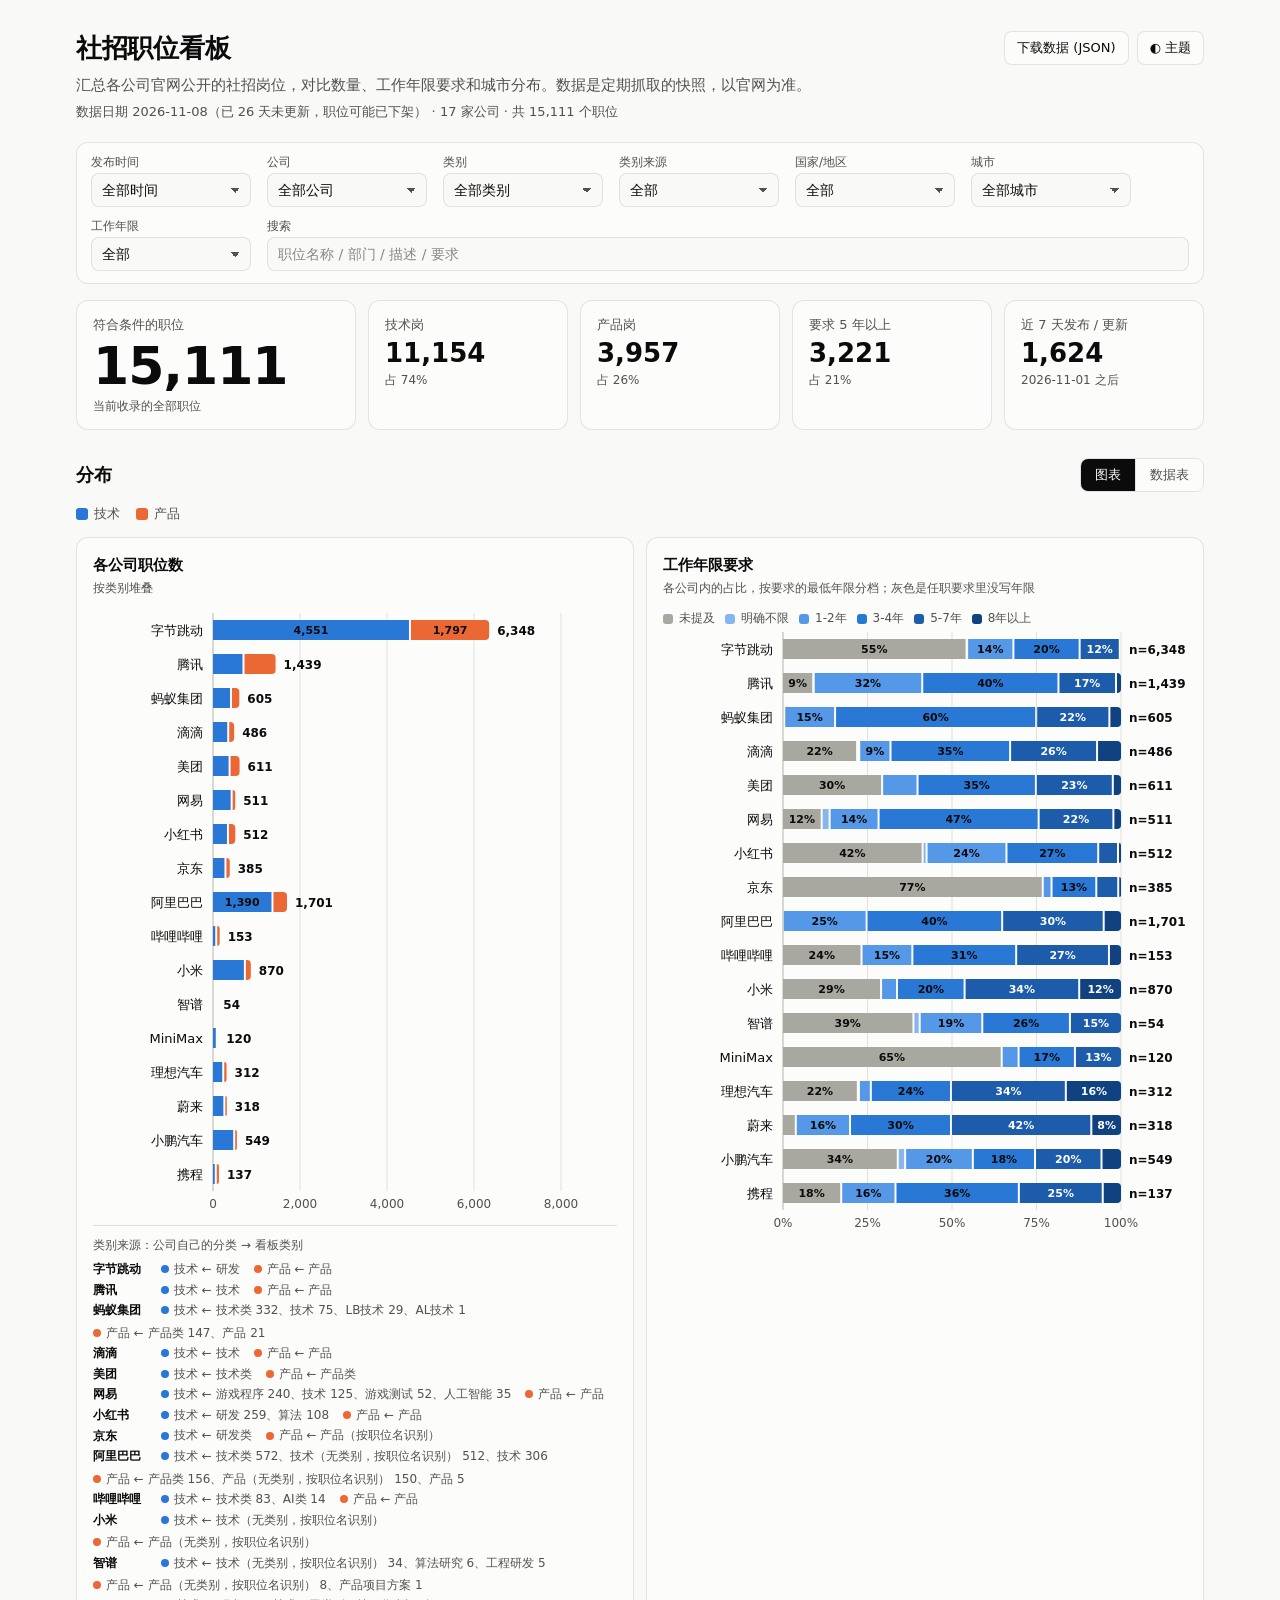
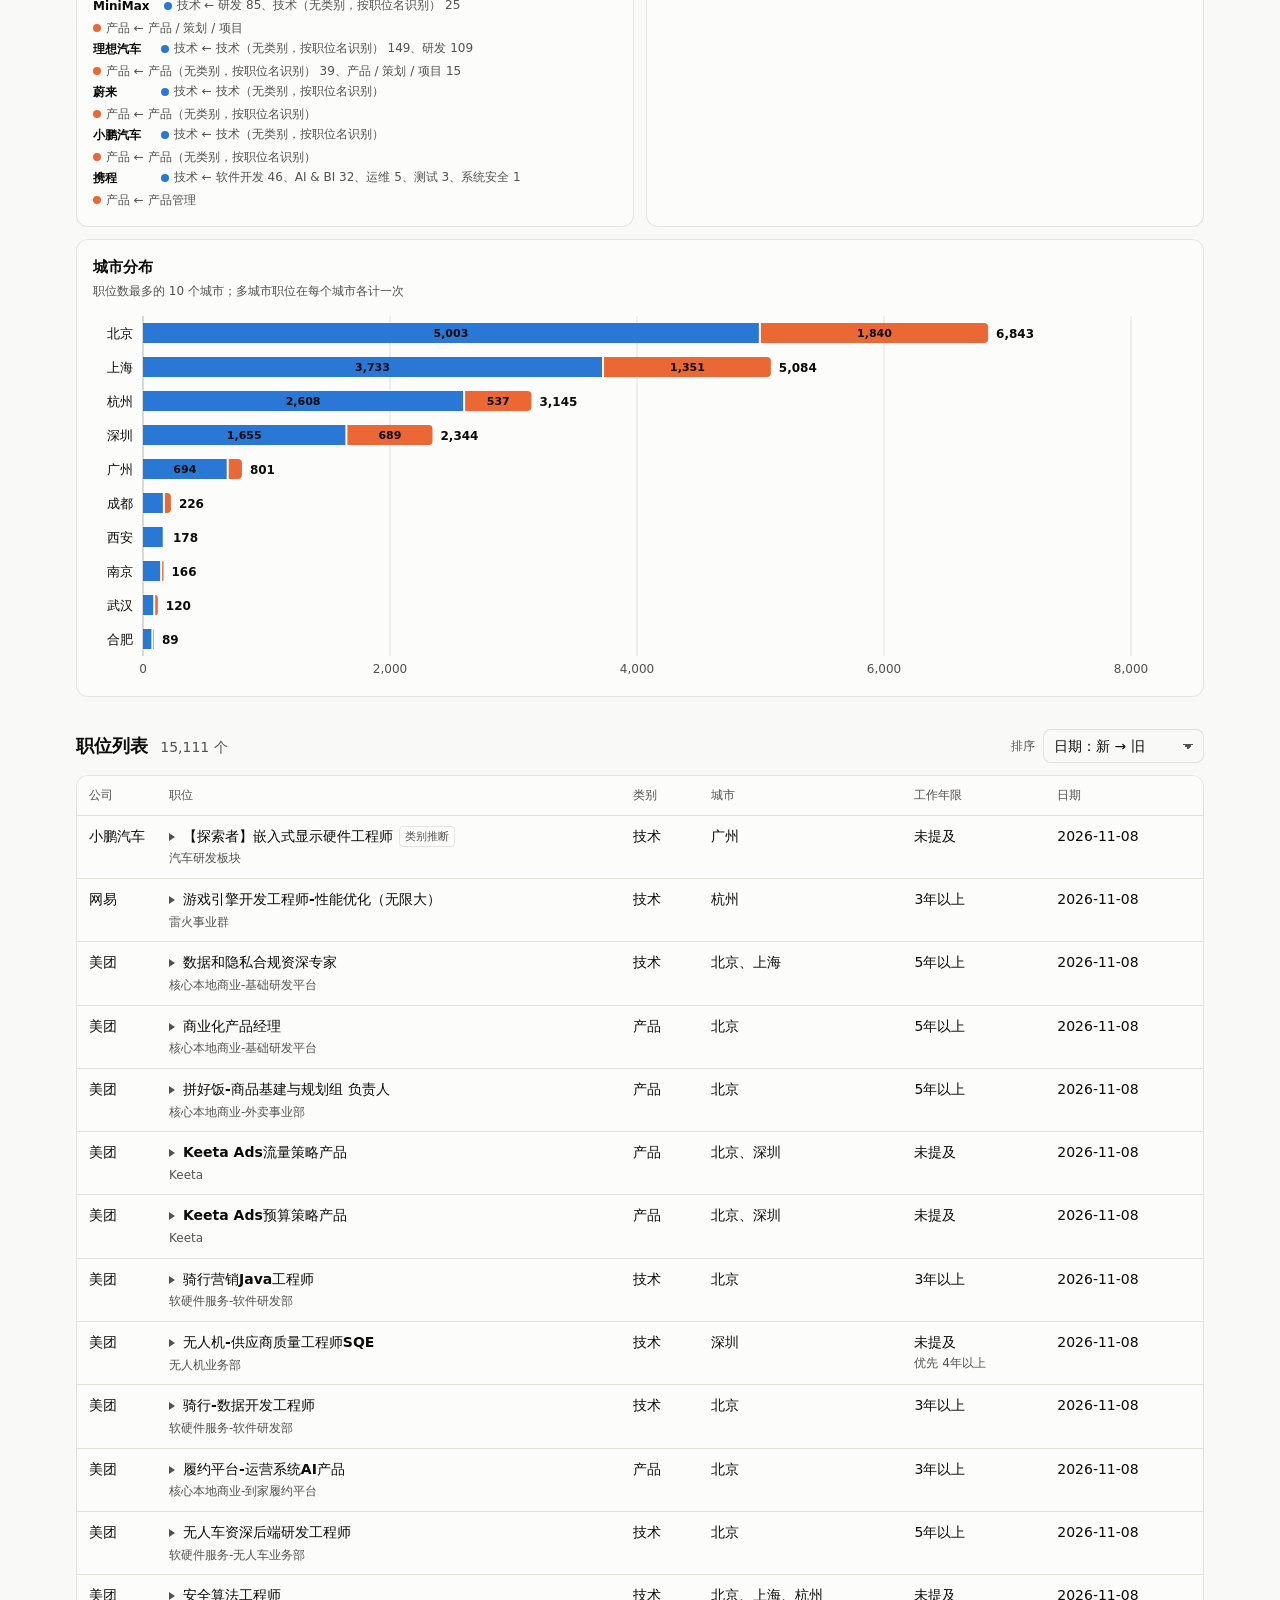
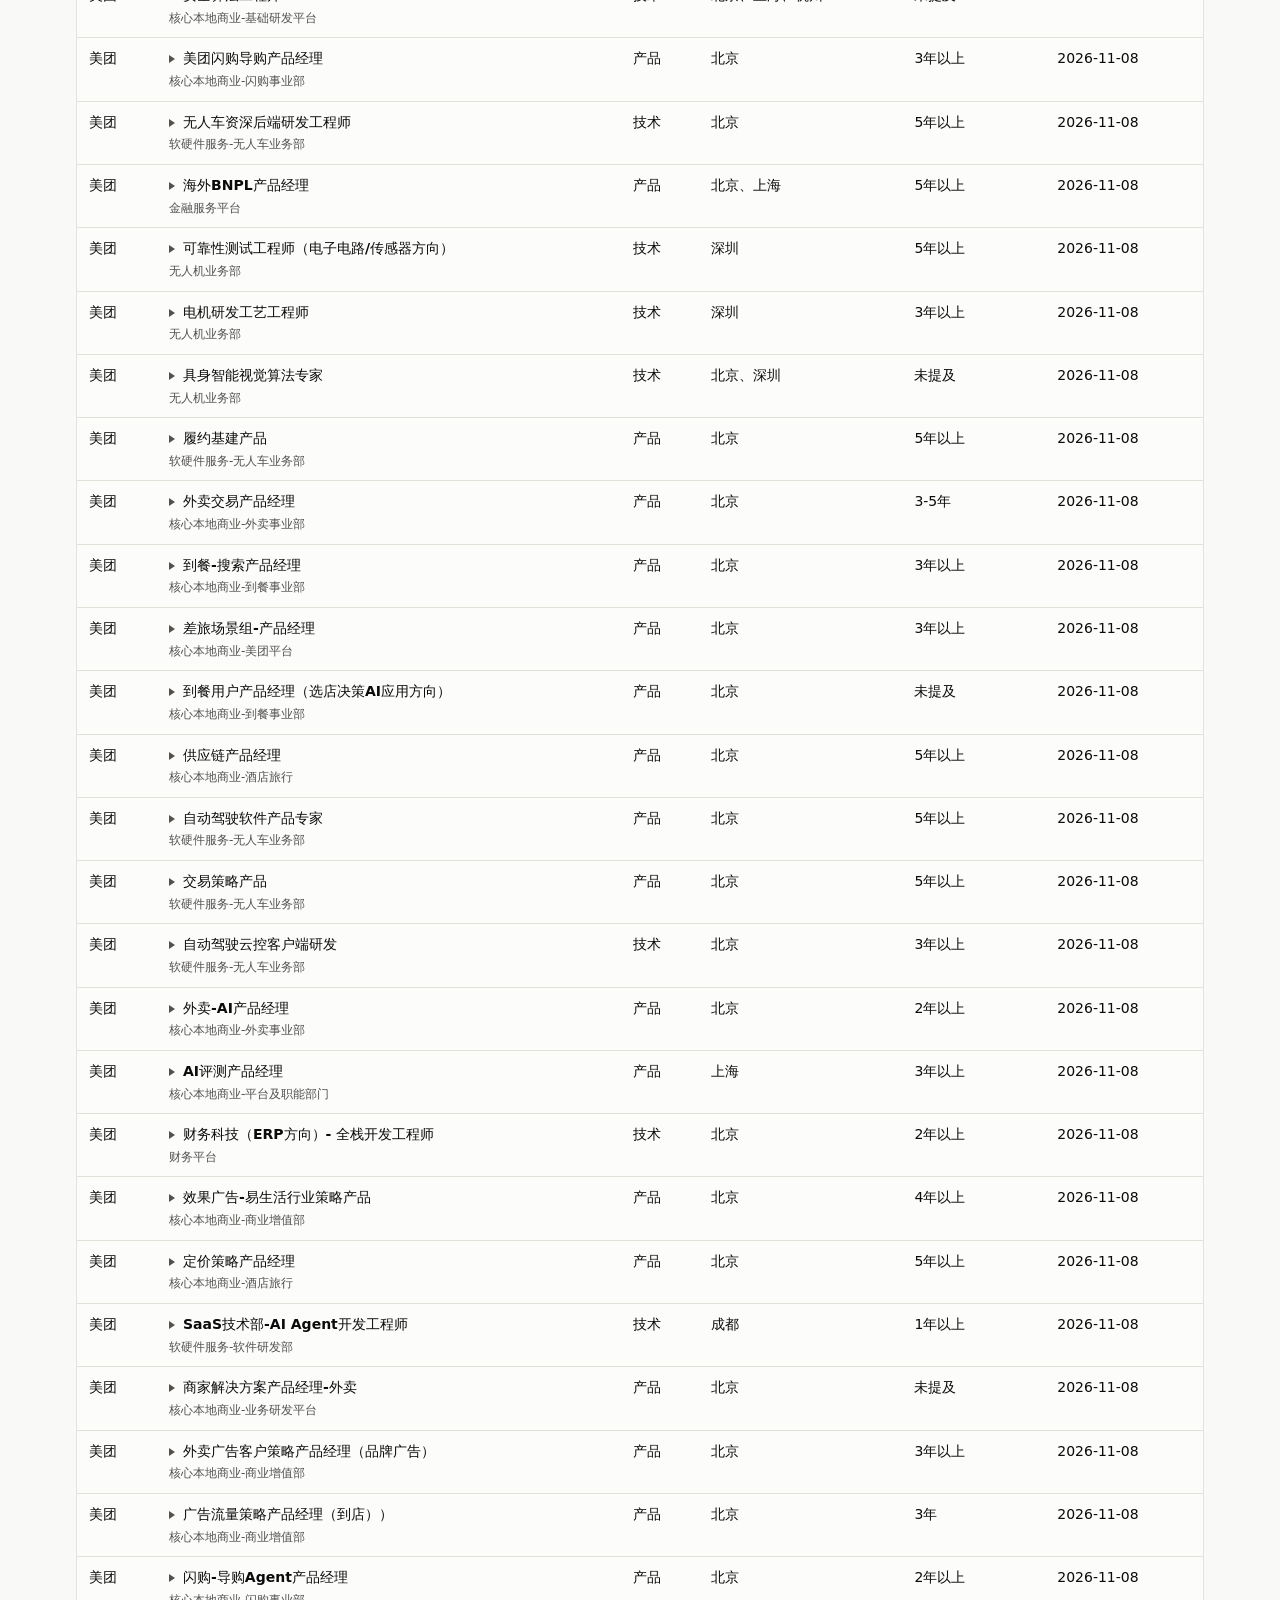
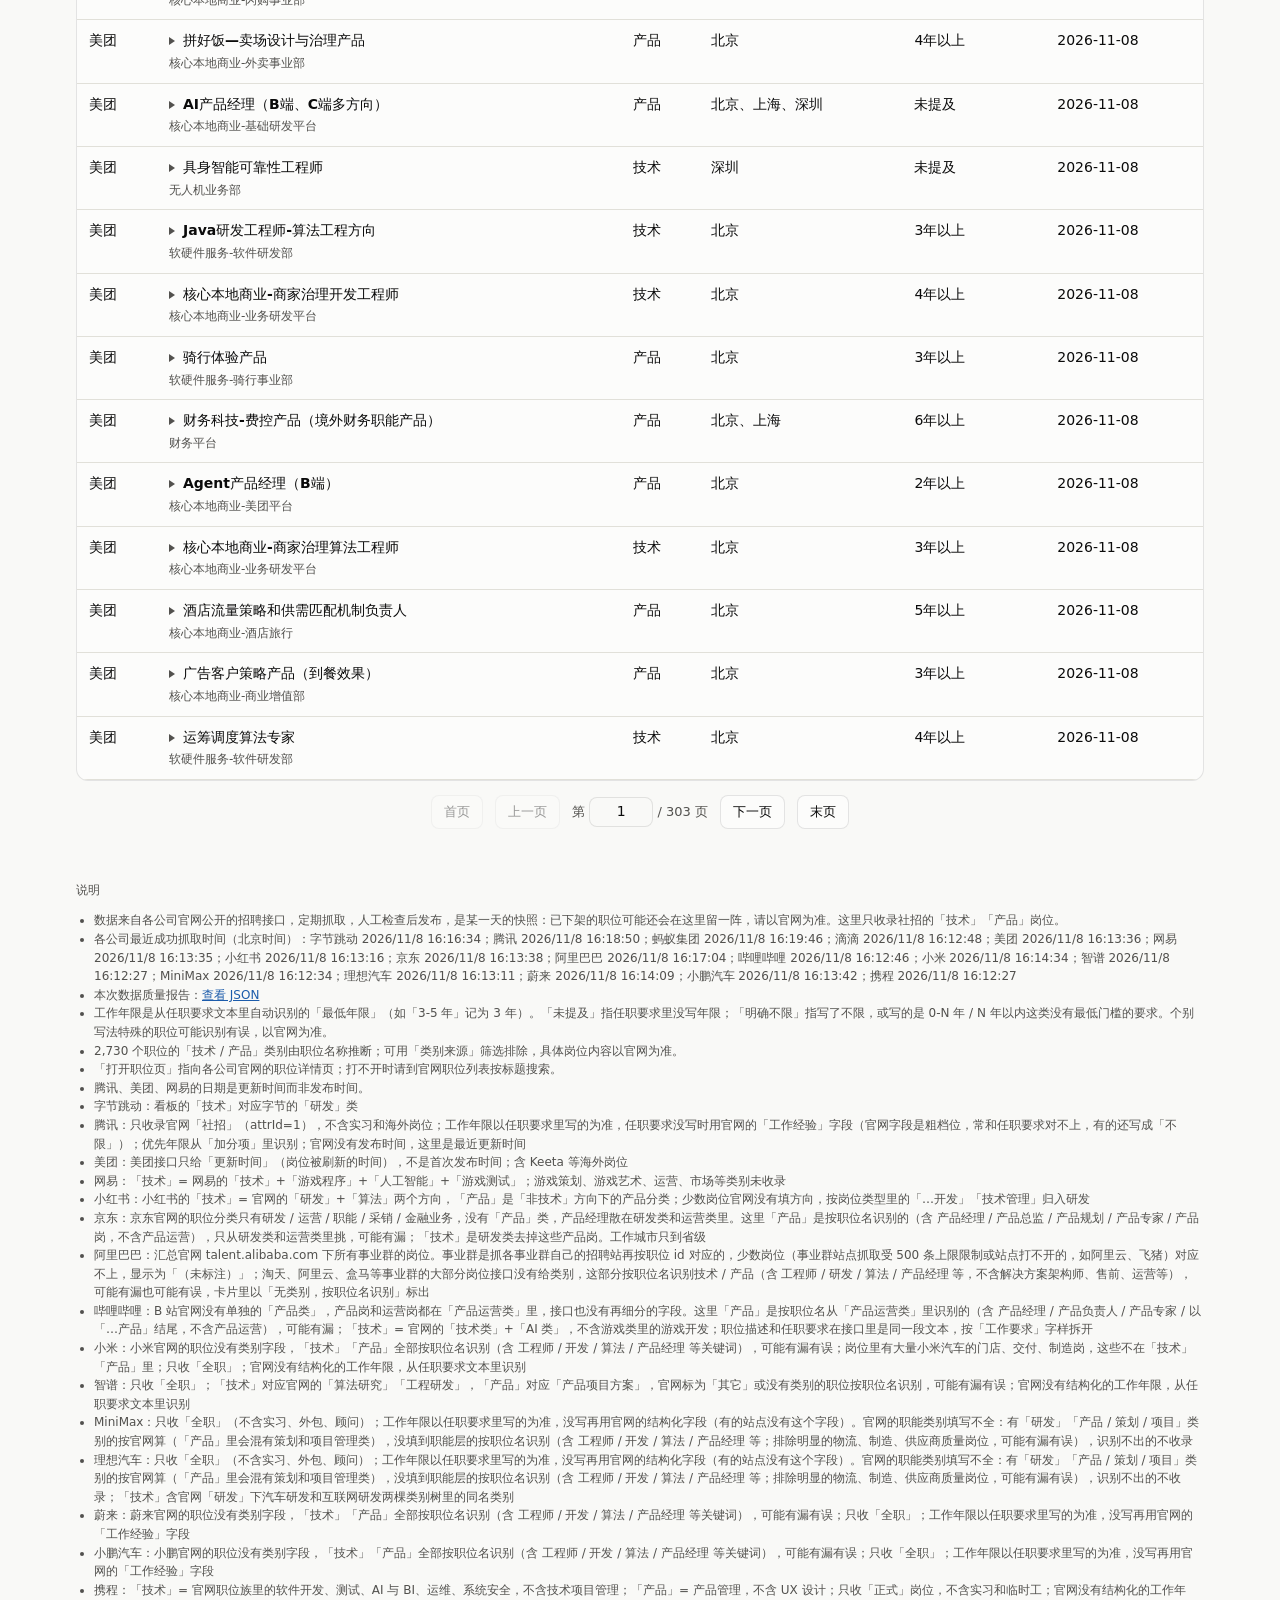
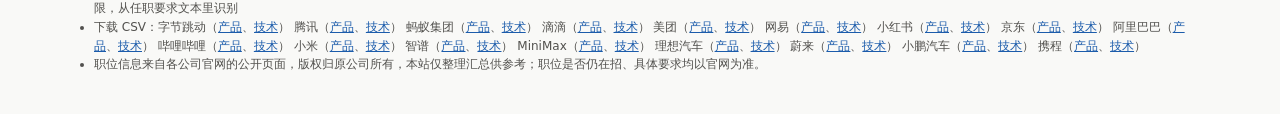
<file: index.html>
<!doctype html>
<html lang="zh-CN">
<head>
<meta charset="utf-8">
<meta name="viewport" content="width=device-width, initial-scale=1">
<title>社招职位看板</title>
<meta name="description" content="多家互联网公司的社招岗位看板：数量、工作年限要求、城市分布，可筛选、可查看职位描述。">
<script>
  // 在样式加载前应用已保存的主题，避免闪一下
  try { var t = localStorage.getItem('jobs-theme'); if (t === 'light' || t === 'dark') document.documentElement.dataset.theme = t; } catch (e) {}
</script>
<link rel="stylesheet" href="assets/style.css">
<script src="assets/state.js" defer></script>
<script src="assets/app.js" defer></script>
</head>
<body>
<header class="top">
  <div class="top-row">
    <h1>社招职位看板</h1>
    <div class="top-actions">
      <a class="btn" href="data/jobs.json" download>下载数据 (JSON)</a>
      <button class="btn" id="themeBtn" type="button" aria-label="切换深色 / 浅色">◐ 主题</button>
    </div>
  </div>
  <p class="lead">汇总各公司官网公开的社招岗位，对比数量、工作年限要求和城市分布。数据是定期抓取的快照，以官网为准。</p>
  <p class="meta" id="meta">加载中…</p>
</header>

<main>
  <section class="filters" aria-label="筛选" id="filters">
    <label class="fld">发布时间
      <select id="fRange"></select>
    </label>
    <div class="fld"><span class="fld-l" id="lCompany">公司</span><div class="dd" id="fCompany"></div></div>
    <div class="fld"><span class="fld-l" id="lCat">类别</span><div class="dd" id="fCat"></div></div>
    <label class="fld">类别来源
      <select id="fSource"></select>
    </label>
    <label class="fld" id="fldCountry" hidden>国家/地区
      <select id="fCountry"></select>
    </label>
    <div class="fld"><span class="fld-l" id="lCity">城市</span><div class="dd" id="fCity"></div></div>
    <label class="fld">工作年限
      <select id="fYears"></select>
    </label>
    <label class="fld grow">搜索
      <input type="search" id="fQuery" placeholder="职位名称 / 部门 / 描述 / 要求" autocomplete="off">
      <span class="search-status" id="searchStatus" role="status"></span>
    </label>
    <button class="btn" id="fReset" type="button" hidden>清除筛选</button>
    <div class="facets" id="facetRow" hidden></div>
  </section>

  <section class="kpis" aria-label="概览" id="kpis"></section>

  <section aria-labelledby="chartsH">
    <div class="sec-head">
      <h2 id="chartsH">分布</h2>
      <div class="seg-ctl" role="group" aria-label="视图">
        <button type="button" data-view="chart" aria-pressed="true">图表</button>
        <button type="button" data-view="table" aria-pressed="false">数据表</button>
      </div>
    </div>
    <div class="legend" id="catLegend" aria-label="图例"></div>
    <div class="grid" id="charts">
      <article class="card" id="cardCompany"><h3>各公司职位数</h3><p class="sub">按类别堆叠</p><div class="body"></div></article>
      <article class="card" id="cardYears"><h3>工作年限要求</h3><p class="sub">各公司内的占比，按要求的最低年限分档；灰色是任职要求里没写年限</p><div class="legend ord" id="ordLegend"></div><div class="body"></div></article>
      <article class="card" id="cardCity"><h3>城市分布</h3><p class="sub">职位数最多的 10 个城市；多城市职位在每个城市各计一次</p><div class="body"></div></article>
    </div>
  </section>

  <section aria-labelledby="listH">
    <div class="sec-head">
      <h2 id="listH">职位列表 <span class="count" id="listCount"></span></h2>
      <label class="fld inline">排序
        <select id="fSort">
          <option value="date">日期：新 → 旧</option>
          <option value="yasc">工作年限：低 → 高</option>
          <option value="ydesc">工作年限：高 → 低</option>
          <option value="co">公司</option>
        </select>
      </label>
    </div>
    <div class="table-wrap">
      <table class="jobs" id="jobsTable">
        <thead><tr>
          <th scope="col" class="col-co">公司</th>
          <th scope="col">职位</th>
          <th scope="col" class="col-cat">类别</th>
          <th scope="col" class="col-city">城市</th>
          <th scope="col" class="col-y">工作年限</th>
          <th scope="col" class="col-dt">日期</th>
        </tr></thead>
        <tbody id="jobsBody"></tbody>
      </table>
    </div>
    <nav class="pager" id="pager" aria-label="分页"></nav>
  </section>
</main>

<footer class="foot" id="foot"></footer>
<div id="tip" class="tip" role="tooltip" hidden></div>
</body>
</html>
</file>
<file: assets/style.css>
/* 配色来自 dataviz skill 的参考调色板，已用 validate_palette.js 校验（两种模式都通过）：
   --cat-0…7 是类别色，按类别在 jobs.json 里的顺序固定分配（技术=蓝、产品=橙…），--ord-* 是工作年限的有序渐变。
   浅色模式下青 / 黄 / 粉对比度不足 3:1，所以图上必须有可见标签或数据表——两者都有。 */
:root {
  color-scheme: light;
  --page: #f9f9f7;
  --surface: #fcfcfb;
  --ink: #0b0b0b;
  --ink-2: #52514e;
  --muted: #898781;
  --grid: #e1e0d9;
  --axis: #c3c2b7;
  --border: rgba(11, 11, 11, 0.10);
  --link: #1c5cab;
  --wash: rgba(11, 11, 11, 0.05);
  --cat-0: #2a78d6; --cat-0-ink: #0b0b0b;
  --cat-1: #eb6834; --cat-1-ink: #0b0b0b;
  --cat-2: #1baf7a; --cat-2-ink: #0b0b0b;
  --cat-3: #eda100; --cat-3-ink: #0b0b0b;
  --cat-4: #e87ba4; --cat-4-ink: #0b0b0b;
  --cat-5: #008300; --cat-5-ink: #ffffff;
  --cat-6: #4a3aa7; --cat-6-ink: #ffffff;
  --cat-7: #e34948; --cat-7-ink: #0b0b0b;
  --na: #a8a7a0; --na-ink: #0b0b0b;   /* 年限图里的「未提及」：没有信息，不参与有序渐变 */
  --ord-0: #86b6ef; --ord-0-ink: #0b0b0b;
  --ord-1: #5598e7; --ord-1-ink: #0b0b0b;
  --ord-2: #2a78d6; --ord-2-ink: #0b0b0b;
  --ord-3: #1c5cab; --ord-3-ink: #ffffff;
  --ord-4: #104281; --ord-4-ink: #ffffff;
}
@media (prefers-color-scheme: dark) {
  :root:where(:not([data-theme="light"])) {
    color-scheme: dark;
    --page: #0d0d0d;
    --surface: #1a1a19;
    --ink: #ffffff;
    --ink-2: #c3c2b7;
    --grid: #2c2c2a;
    --axis: #383835;
    --border: rgba(255, 255, 255, 0.10);
    --link: #6da7ec;
    --wash: rgba(255, 255, 255, 0.07);
    --cat-0: #3987e5; --cat-0-ink: #0b0b0b;
    --cat-1: #d95926; --cat-1-ink: #0b0b0b;
    --cat-2: #199e70; --cat-2-ink: #0b0b0b;
    --cat-3: #c98500; --cat-3-ink: #0b0b0b;
    --cat-4: #d55181; --cat-4-ink: #0b0b0b;
    --cat-5: #008300; --cat-5-ink: #ffffff;
    --cat-6: #9085e9; --cat-6-ink: #0b0b0b;
    --cat-7: #e66767; --cat-7-ink: #0b0b0b;
    --na: #66655f; --na-ink: #ffffff;
    --ord-0: #184f95; --ord-0-ink: #ffffff;
    --ord-1: #256abf; --ord-1-ink: #ffffff;
    --ord-2: #3987e5; --ord-2-ink: #0b0b0b;
    --ord-3: #6da7ec; --ord-3-ink: #0b0b0b;
    --ord-4: #9ec5f4; --ord-4-ink: #0b0b0b;
  }
}
:root[data-theme="dark"] {
  color-scheme: dark;
  --page: #0d0d0d;
  --surface: #1a1a19;
  --ink: #ffffff;
  --ink-2: #c3c2b7;
  --grid: #2c2c2a;
  --axis: #383835;
  --border: rgba(255, 255, 255, 0.10);
  --link: #6da7ec;
  --wash: rgba(255, 255, 255, 0.07);
  --cat-0: #3987e5; --cat-0-ink: #0b0b0b;
  --cat-1: #d95926; --cat-1-ink: #0b0b0b;
  --cat-2: #199e70; --cat-2-ink: #0b0b0b;
  --cat-3: #c98500; --cat-3-ink: #0b0b0b;
  --cat-4: #d55181; --cat-4-ink: #0b0b0b;
  --cat-5: #008300; --cat-5-ink: #ffffff;
  --cat-6: #9085e9; --cat-6-ink: #0b0b0b;
  --cat-7: #e66767; --cat-7-ink: #0b0b0b;
  --na: #66655f; --na-ink: #ffffff;
  --ord-0: #184f95; --ord-0-ink: #ffffff;
  --ord-1: #256abf; --ord-1-ink: #ffffff;
  --ord-2: #3987e5; --ord-2-ink: #0b0b0b;
  --ord-3: #6da7ec; --ord-3-ink: #0b0b0b;
  --ord-4: #9ec5f4; --ord-4-ink: #0b0b0b;
}

* { box-sizing: border-box; }
html { -webkit-text-size-adjust: 100%; }
body {
  margin: 0;
  background: var(--page);
  color: var(--ink);
  font: 15px/1.55 system-ui, -apple-system, "Segoe UI", "PingFang SC", "Microsoft YaHei", sans-serif;
}
.top, main, .foot { max-width: 1160px; margin: 0 auto; padding-left: 16px; padding-right: 16px; }
.top { padding-top: 28px; }
.top-row { display: flex; align-items: center; justify-content: space-between; gap: 12px; flex-wrap: wrap; }
h1 { margin: 0; font-size: 26px; font-weight: 650; letter-spacing: -0.01em; }
h2 { margin: 0; font-size: 18px; font-weight: 650; }
h3 { margin: 0; font-size: 15px; font-weight: 650; }
.lead { margin: 6px 0 0; color: var(--ink-2); }
.lead b { color: var(--ink); font-weight: 600; }
.meta { margin: 4px 0 0; color: var(--ink-2); font-size: 13px; }
.top-actions { display: flex; gap: 8px; }
main { padding-bottom: 32px; }
a { color: var(--link); }
:focus-visible { outline: 2px solid var(--link); outline-offset: 2px; border-radius: 4px; }

.btn {
  display: inline-flex; align-items: center; min-height: 34px;   /* 和筛选控件同高，排在一行时才对得齐 */
  font: inherit; font-size: 13px; color: var(--ink); background: var(--surface);
  border: 1px solid var(--border); border-radius: 8px; padding: 0 12px; cursor: pointer; text-decoration: none;
}
.btn:hover { background: var(--wash); }
.btn[hidden] { display: none; }   /* display:inline-flex 会盖掉 hidden 属性 */

/* 筛选栏：一行，位于所有内容上方 */
.filters {
  display: flex; flex-wrap: wrap; align-items: flex-end; gap: 12px 16px;
  margin: 20px 0 16px; padding: 12px 14px; background: var(--surface);
  border: 1px solid var(--border); border-radius: 12px;
}
.fld { display: flex; flex-direction: column; gap: 4px; font-size: 12px; line-height: 1.2; color: var(--ink-2); }
.filters .fld:not(.grow) { flex: 0 0 160px; }   /* 所有下拉统一宽度，换行后也整齐 */
.fld.inline { flex-direction: row; align-items: center; gap: 8px; white-space: nowrap; }
.fld.inline select { width: auto; min-width: 160px; }
.fld.grow { flex: 1 1 200px; min-width: 160px; }
.fld-l { line-height: 1.2; }
/* 所有筛选控件（原生 select、多选下拉按钮 .dd-btn、搜索框）共用同一套外观：同高、同宽、同样的箭头、同样的悬停 / 已选状态。
   改其中一个的样子时，三个一起看。 */
select, input[type="search"], input[type="number"], .dd-btn {
  font: inherit; font-size: 14px; color: var(--ink); background-color: var(--page);
  border: 1px solid var(--border); border-radius: 8px; padding: 6px 10px; min-height: 34px;
  -webkit-appearance: none; appearance: none;
}
select, .dd-btn {
  width: 100%; padding-right: 30px; text-align: left; cursor: pointer; position: relative;
  white-space: nowrap; overflow: hidden; text-overflow: ellipsis;
  background-image: linear-gradient(45deg, transparent 50%, var(--ink-2) 50%), linear-gradient(135deg, var(--ink-2) 50%, transparent 50%);
  background-position: calc(100% - 15px) 50%, calc(100% - 10px) 50%;
  background-size: 5px 5px; background-repeat: no-repeat;
}
select:hover, .dd-btn:hover { background-color: var(--wash); }
select.on, .dd-btn.on { border-color: var(--ink); }   /* 已选了条件 */
input[type="search"] { width: 100%; }
input[type="number"] { width: 64px; min-height: 30px; padding: 2px 6px; text-align: center; -moz-appearance: textfield; }
input[type="number"]::-webkit-inner-spin-button, input[type="search"]::-webkit-search-cancel-button { -webkit-appearance: none; }
::placeholder { color: var(--muted); }
.search-status { color: var(--ink-2); font-size: 11px; line-height: 1.2; }
.search-status:empty { display: none; }
/* 可多选的下拉框（公司、类别）：按钮显示当前选择，菜单里是带勾选框的选项 */
.dd { position: relative; }
.dd-menu {
  position: absolute; z-index: 20; top: calc(100% + 4px); left: 0; min-width: 100%; max-height: 340px; overflow: auto;
  background: var(--surface); border: 1px solid var(--border); border-radius: 10px; padding: 6px;
  box-shadow: 0 8px 24px rgba(0, 0, 0, .16);
}
.dd-menu[hidden] { display: none; }
.dd-item { display: flex; align-items: center; gap: 8px; padding: 7px 8px; border-radius: 6px; cursor: pointer; font-size: 14px; white-space: nowrap; color: var(--ink); }
.dd-item:hover { background: var(--wash); }
.dd-item[hidden] { display: none; }
.dd-item.zero { opacity: .45; cursor: default; }
.dd-search { display: block; width: 100%; margin-bottom: 4px; }
.dd-item input { margin: 0; width: 16px; height: 16px; accent-color: var(--ink); }
.dd-item .dot { width: 8px; height: 8px; border-radius: 50%; flex: none; }
.dd-item .n { margin-left: auto; padding-left: 16px; font-size: 12px; color: var(--ink-2); font-variant-numeric: tabular-nums; }
.dd-clear { display: block; width: 100%; margin-top: 4px; padding: 7px 8px; border: 0; border-top: 1px solid var(--grid); background: none;
  font: inherit; font-size: 13px; color: var(--link); text-align: left; cursor: pointer; border-radius: 0 0 6px 6px; }
.dd-clear[hidden] { display: none; }   /* display:block 会盖掉 hidden 属性 */
.dd-clear:hover { background: var(--wash); }

/* 公司专属筛选：只选中一家公司时出现，占满筛选栏下面一整行 */
.facets { flex-basis: 100%; display: flex; flex-wrap: wrap; align-items: flex-end; gap: 12px 16px; padding-top: 12px; border-top: 1px solid var(--grid); }
.facets[hidden] { display: none; }   /* display:flex 会盖掉 hidden 属性 */
.facets .fac-title { font-size: 13px; font-weight: 600; color: var(--ink); align-self: center; }

/* 概览 */
.kpis { display: grid; grid-template-columns: 1.4fr repeat(4, 1fr); gap: 12px; margin-bottom: 28px; }
.tile { background: var(--surface); border: 1px solid var(--border); border-radius: 12px; padding: 14px 16px; }
.tile .l { font-size: 13px; color: var(--ink-2); }
.tile .v { font-size: 26px; font-weight: 650; line-height: 1.2; margin-top: 2px; }
.tile .s { font-size: 12px; color: var(--ink-2); margin-top: 2px; }
.tile.hero .v { font-size: 52px; letter-spacing: -0.02em; line-height: 1.1; }

.sec-head { display: flex; align-items: center; justify-content: space-between; gap: 12px; margin: 8px 0 12px; flex-wrap: wrap; }
.count { font-size: 14px; font-weight: 400; color: var(--ink-2); margin-left: 6px; }
.seg-ctl { display: inline-flex; border: 1px solid var(--border); border-radius: 8px; overflow: hidden; }
.seg-ctl button { font: inherit; font-size: 13px; padding: 0 14px; min-height: 32px; background: var(--surface); color: var(--ink-2); border: 0; cursor: pointer; }
.seg-ctl button + button { border-left: 1px solid var(--border); }
.seg-ctl button[aria-pressed="true"] { background: var(--ink); color: var(--surface); }

/* 图表 */
.legend { display: flex; gap: 16px; flex-wrap: wrap; font-size: 13px; color: var(--ink-2); margin: 0 0 12px; }
.legend .k { display: inline-flex; align-items: center; gap: 6px; }
.legend .sw { width: 12px; height: 12px; border-radius: 3px; }
.legend.ord { gap: 10px; margin: 8px 0 0; font-size: 12px; }
.legend.ord .sw { width: 10px; height: 10px; }
.grid { display: grid; grid-template-columns: repeat(2, minmax(0, 1fr)); gap: 12px; margin-bottom: 32px; }
.card { background: var(--surface); border: 1px solid var(--border); border-radius: 12px; padding: 16px; min-width: 0; }
#cardCity { grid-column: 1 / -1; }   /* 三张卡片：城市图独占一整行 */
.card .sub { margin: 2px 0 12px; font-size: 12px; color: var(--ink-2); }
.card .body { position: relative; transition: opacity .15s; }
.card .body.stale { opacity: .5; }
.empty { padding: 28px 8px; color: var(--ink-2); font-size: 13px; text-align: center; }
svg.chart { display: block; width: 100%; height: auto; overflow: visible; }
svg text { font-family: inherit; }
.t-lbl { font-size: 13px; fill: var(--ink); }
.t-axis { font-size: 12px; fill: var(--ink-2); }
.t-val { font-size: 12px; font-weight: 600; fill: var(--ink); }
.t-in { font-size: 11px; font-weight: 600; }
.gridline { stroke: var(--grid); stroke-width: 1; }
.axisline { stroke: var(--axis); stroke-width: 1; }
.row:focus-visible { outline: none; }
.row:focus-visible .rowbg, .row:hover .rowbg { fill: var(--wash); }
.row:focus-visible .rowbg { stroke: var(--link); stroke-width: 2; }   /* 键盘聚焦要看得见，只靠浅色底不够 */
.rowbg { fill: transparent; }
.row:hover .seg, .row:focus .seg { filter: brightness(1.08); }

/* 公司卡片下方的类别来源说明 */
.srcs { margin-top: 10px; padding-top: 10px; border-top: 1px solid var(--grid); font-size: 12px; color: var(--ink-2); }
.srcs-t { margin-bottom: 4px; }
.src-row { display: flex; flex-wrap: wrap; gap: 2px 14px; align-items: baseline; line-height: 1.7; }
.src-co { font-weight: 600; color: var(--ink); min-width: 4.5em; }
.src-c { display: inline-flex; align-items: center; gap: 5px; }
.src-c .dot { width: 8px; height: 8px; border-radius: 50%; flex: none; }

/* 数据表视图 */
.dtable { width: 100%; border-collapse: collapse; font-size: 13px; }
.dtable th, .dtable td { text-align: right; padding: 6px 8px; border-bottom: 1px solid var(--grid); font-variant-numeric: tabular-nums; }
.dtable th:first-child, .dtable td:first-child { text-align: left; }
.dtable th { color: var(--ink-2); font-weight: 500; }

/* 提示框 */
.tip {
  position: fixed; z-index: 10; pointer-events: none; max-width: 260px;
  background: var(--surface); color: var(--ink); border: 1px solid var(--border);
  border-radius: 8px; padding: 8px 10px; font-size: 12px; box-shadow: 0 4px 16px rgba(0, 0, 0, .18);
}
.tip .th { color: var(--ink-2); margin-bottom: 4px; }
.tip .tr { display: flex; align-items: center; gap: 8px; line-height: 1.6; }
.tip .tk { width: 12px; height: 3px; border-radius: 2px; flex: none; }
.tip .tv { font-weight: 650; font-size: 13px; }
.tip .tn { color: var(--ink-2); }

/* 职位表 */
.table-wrap { background: var(--surface); border: 1px solid var(--border); border-radius: 12px; overflow: hidden; }
table.jobs { width: 100%; border-collapse: collapse; font-size: 14px; }
table.jobs th { text-align: left; font-size: 12px; font-weight: 500; color: var(--ink-2); padding: 10px 12px; border-bottom: 1px solid var(--grid); background: var(--surface); }
table.jobs td { padding: 10px 12px; border-bottom: 1px solid var(--grid); vertical-align: top; }
table.jobs tbody tr.job { cursor: pointer; }
table.jobs tbody tr.job:hover { background: var(--wash); }
.col-dt, .col-y { white-space: nowrap; }
.col-co { white-space: nowrap; width: 1%; }
.title-btn {
  font: inherit; color: var(--ink); background: none; border: 0; padding: 0; text-align: left; cursor: pointer; font-weight: 550;
}
.title-btn:hover { color: var(--link); }
.title-btn::before {   /* 用边框画的三角：绕自己的中心旋转，展开前后位置不会漂移（字符 ▸ 旋转后会偏高） */
  content: ""; display: inline-block; width: 0; height: 0; margin-right: 8px; vertical-align: middle;
  border-left: 6px solid var(--ink-2); border-top: 4px solid transparent; border-bottom: 4px solid transparent; transition: transform .12s;
}
.title-btn[aria-expanded="true"]::before { transform: rotate(90deg); }
.dept { color: var(--ink-2); font-size: 12px; margin-top: 2px; }
.inferred { display: inline-block; margin-left: 6px; padding: 1px 5px; border: 1px solid var(--border); border-radius: 4px; color: var(--ink-2); font-size: 11px; vertical-align: middle; }
.pref { color: var(--ink-2); font-size: 12px; }
.mobile-meta { display: none; color: var(--ink-2); font-size: 12px; margin-top: 2px; }
tr.detail td { background: var(--page); padding: 14px 16px 18px; }
.jd { display: grid; grid-template-columns: 1fr 1fr; gap: 20px; }
.jd h4 { margin: 0 0 6px; font-size: 13px; color: var(--ink-2); font-weight: 600; }
.jd .txt { white-space: pre-wrap; word-break: break-word; font-size: 13px; line-height: 1.7; max-height: 420px; overflow: auto; }
.detail-actions { margin-top: 12px; display: flex; gap: 12px; align-items: center; flex-wrap: wrap; font-size: 13px; color: var(--ink-2); }
.pager { display: flex; align-items: center; justify-content: center; gap: 12px; margin: 14px 0 0; font-size: 13px; color: var(--ink-2); }
.pager .btn[disabled] { opacity: .4; cursor: default; }

.foot { padding-top: 8px; padding-bottom: 40px; color: var(--ink-2); font-size: 12px; }
.foot ul { margin: 6px 0 0; padding-left: 18px; }

@media (max-width: 900px) {
  .kpis { grid-template-columns: repeat(2, 1fr); }
  .tile.hero { grid-column: 1 / -1; }
  .grid { grid-template-columns: 1fr; }
  .jd { grid-template-columns: 1fr; }
}
@media (max-width: 720px) {
  /* 手机：筛选控件排成整齐的两列，搜索和按钮各占一整行 */
  .filters { display: grid; grid-template-columns: 1fr 1fr; align-items: end; }
  .filters .fld:not(.grow) { flex: none; min-width: 0; }
  .filters .fld.grow, .filters #fReset, .filters .facets { grid-column: 1 / -1; }
  .filters #fReset { justify-self: start; }
  .facets { display: grid; grid-template-columns: 1fr 1fr; }
  .facets .fac-title { grid-column: 1 / -1; }
  .dd-menu { max-width: calc(100vw - 32px); }
  .col-cat, .col-city, .col-co { display: none; }
  .mobile-meta { display: block; }
  h1 { font-size: 22px; }
}
@media (forced-colors: active) {
  .seg { forced-color-adjust: none; }
}
@media print {
  .filters, .top-actions, .seg-ctl, .pager { display: none; }
}
</file>
